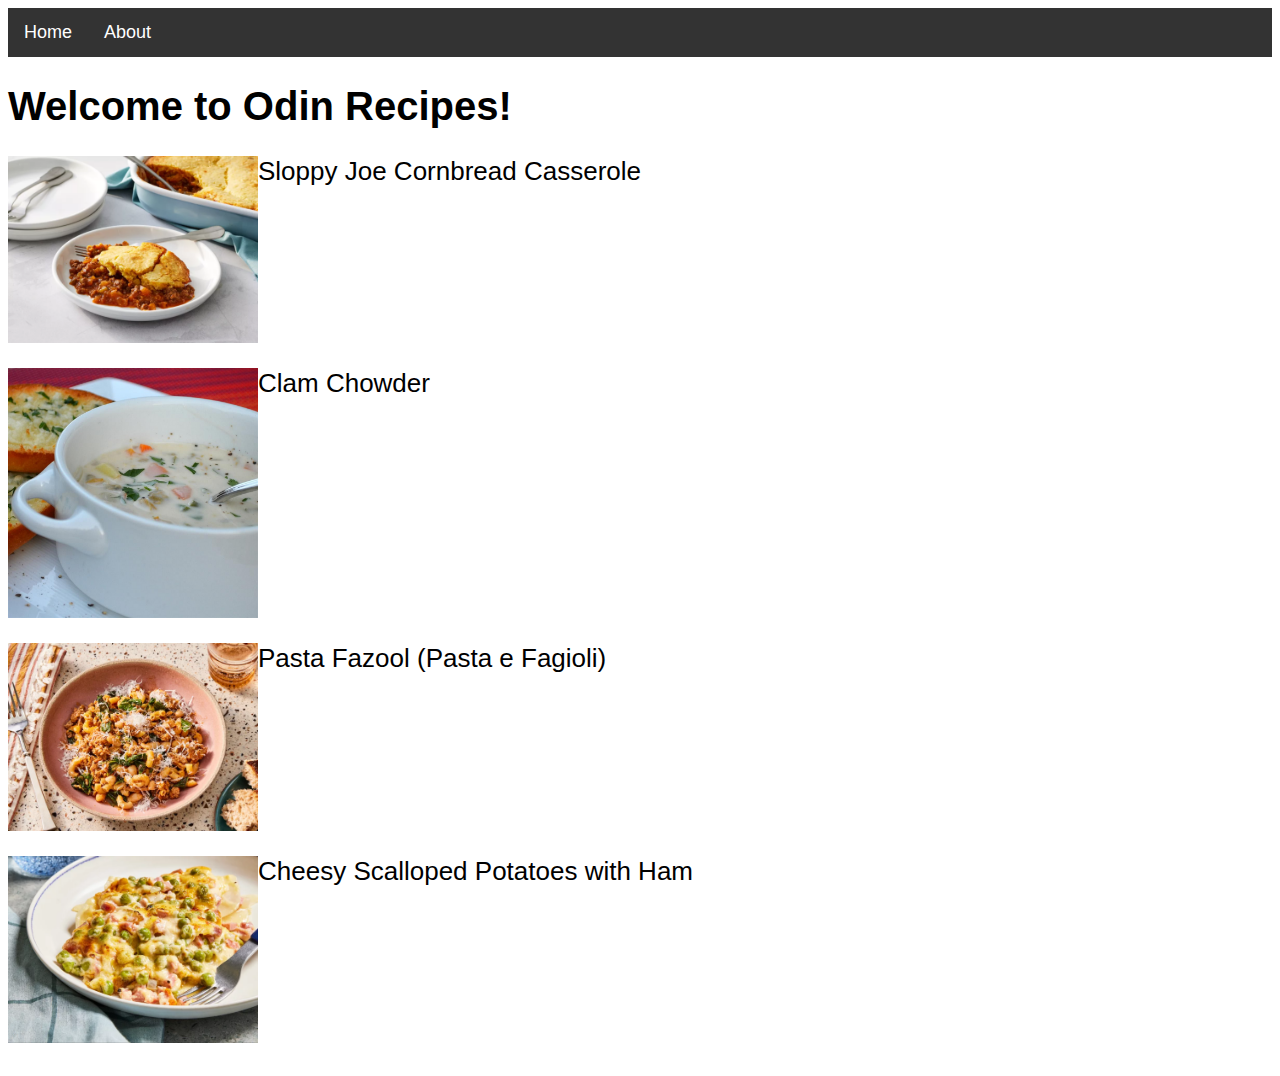
<file: index.html>
<!DOCTYPE html>
<html lang="en">
  <head>
    <title>Welcome to Odin Recipes!</title>
    <meta charset="UTF-8">
    <link rel="stylesheet" href="./main.css">
  </head>

  <body>
    <ul class="navbar">
      <li><a href="./index.html">Home</a></li>
      <li><a href="./about/about.html">About</a></li>
    </ul>

    <h1>Welcome to Odin Recipes!</h1>
    <ul class="recipe-card">
      <li><a href="./recipes/recipe-1/sloppy-joe-cornbread-casserole.html"><img src="./img/sloppy-joe-cornbread-casserole.png" alt="Freshly cooked sloppy joe cornbread casserole" height="888" width="1184">Sloppy Joe Cornbread Casserole</a></li>
      <li><a href="./recipes/recipe-2/clam-chowder.html"><img src="./img/clam-chowder.png" alt="Freshly cooked clam chowder" height="860" width="860">Clam Chowder</a></li>
      <li><a href="./recipes/recipe-3/pasta-fazool-pasta-e-fagioli.html"><img src="./img/pasta-fazool-pasta-e-fagioli.png" alt="Freshly cooked pasta fazool" height="878" width="1170">Pasta Fazool (Pasta e Fagioli)</a></li>
      <li><a href="./recipes/recipe-4/cheesy-scalloped-potatoes-with-ham.html"><img src="./img/cheesy-scalloped-potatoes-with-ham.png" alt="Freshly cooked cheesy scalloped potatoes with ham" height="889" width="1104">Cheesy Scalloped Potatoes with Ham</a></li>
    </ul>
    
  </body>
</html>
</file>
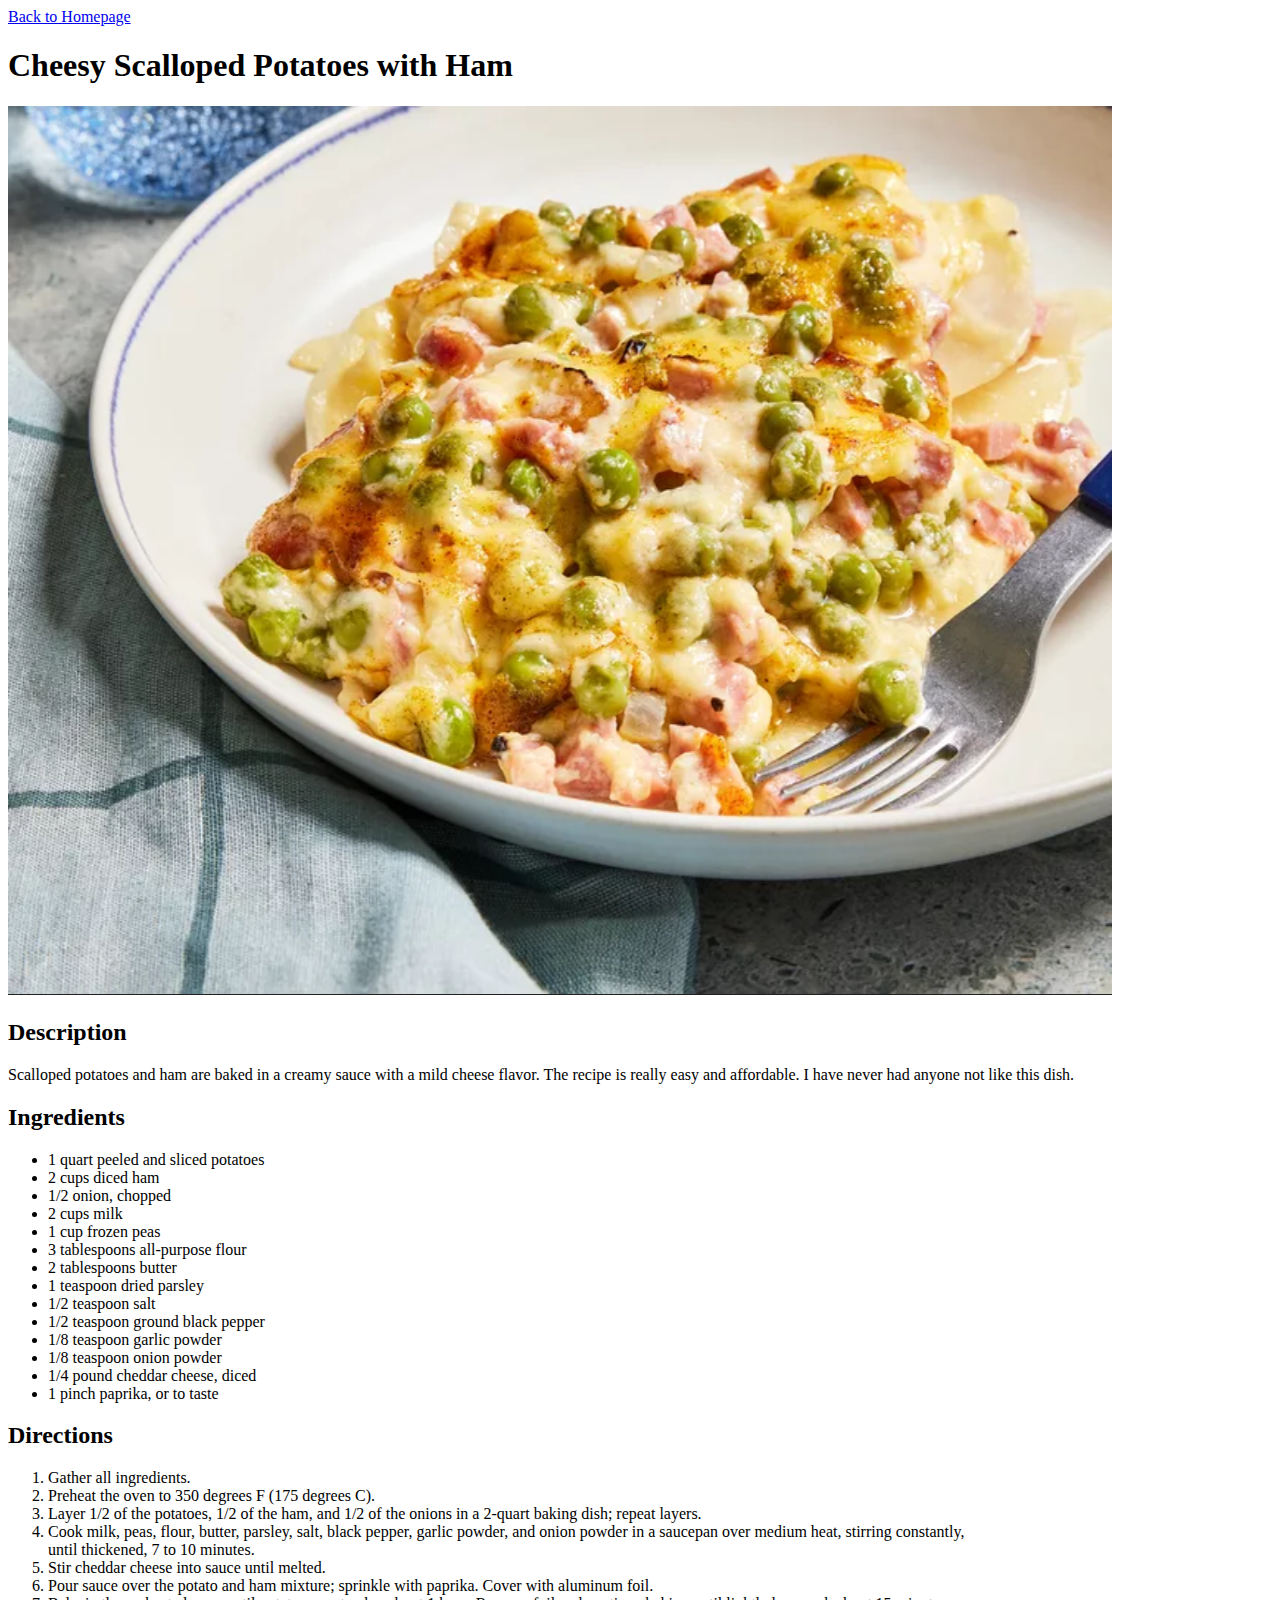
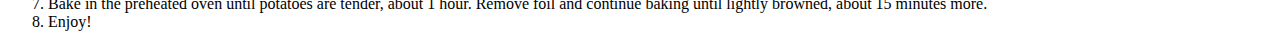
<file: recipes/cheesy-scalloped-potatoes-with-ham.html>
<!DOCTYPE html>
<html lang="en">
  <head>
    <meta charset="utf-8">
    <title>Cheesy Scalloped Potatoes with Ham</title>
  </head>

  <body>
    <a href="../index.html">Back to Homepage</a>
    <h1>Cheesy Scalloped Potatoes with Ham</h1>
    <img src="../img/cheesy-scalloped-potatoes-with-ham.png" alt="Freshly cooked cheesy scalloped potatoes with ham" height="889" width="1104">
    
    <h2>Description</h2>
    <p>Scalloped potatoes and ham are baked in a creamy sauce with a mild cheese flavor. The recipe is really easy and affordable. I have never had anyone not like this dish.</p>

    <h2>Ingredients</h2>
    <ul>
      <li>1 quart peeled and sliced potatoes</li>
      <li>2 cups diced ham</li>
      <li>1/2 onion, chopped</li>
      <li>2 cups milk</li>
      <li>1 cup frozen peas</li>
      <li>3 tablespoons all-purpose flour</li>
      <li>2 tablespoons butter</li>
      <li>1 teaspoon dried parsley</li>
      <li>1/2 teaspoon salt</li>
      <li>1/2 teaspoon ground black pepper</li>
      <li>1/8 teaspoon garlic powder</li>
      <li>1/8 teaspoon onion powder</li>
      <li>1/4 pound cheddar cheese, diced</li>
      <li>1 pinch paprika, or to taste</li>
      </ul>

      <h2>Directions</h2>
      <ol>
        <li>Gather all ingredients.</li>
        <li>Preheat the oven to 350 degrees F (175 degrees C).</li>
        <li>Layer 1/2 of the potatoes, 1/2 of the ham, and 1/2 of the onions in a 2-quart baking dish; repeat layers.</li>
        <li>Cook milk, peas, flour, butter, parsley, salt, black pepper, garlic powder, and onion powder in a saucepan over medium heat, stirring constantly,<br>until thickened, 7 to 10 minutes.</li>
        <li>Stir cheddar cheese into sauce until melted.</li>
        <li>Pour sauce over the potato and ham mixture; sprinkle with paprika. Cover with aluminum foil.</li>
        <li>Bake in the preheated oven until potatoes are tender, about 1 hour. Remove foil and continue baking until lightly browned, about 15 minutes more.</li>
        <li>Enjoy!</li>
      </ol>
    </ul>
  </body>
</html>
</file>
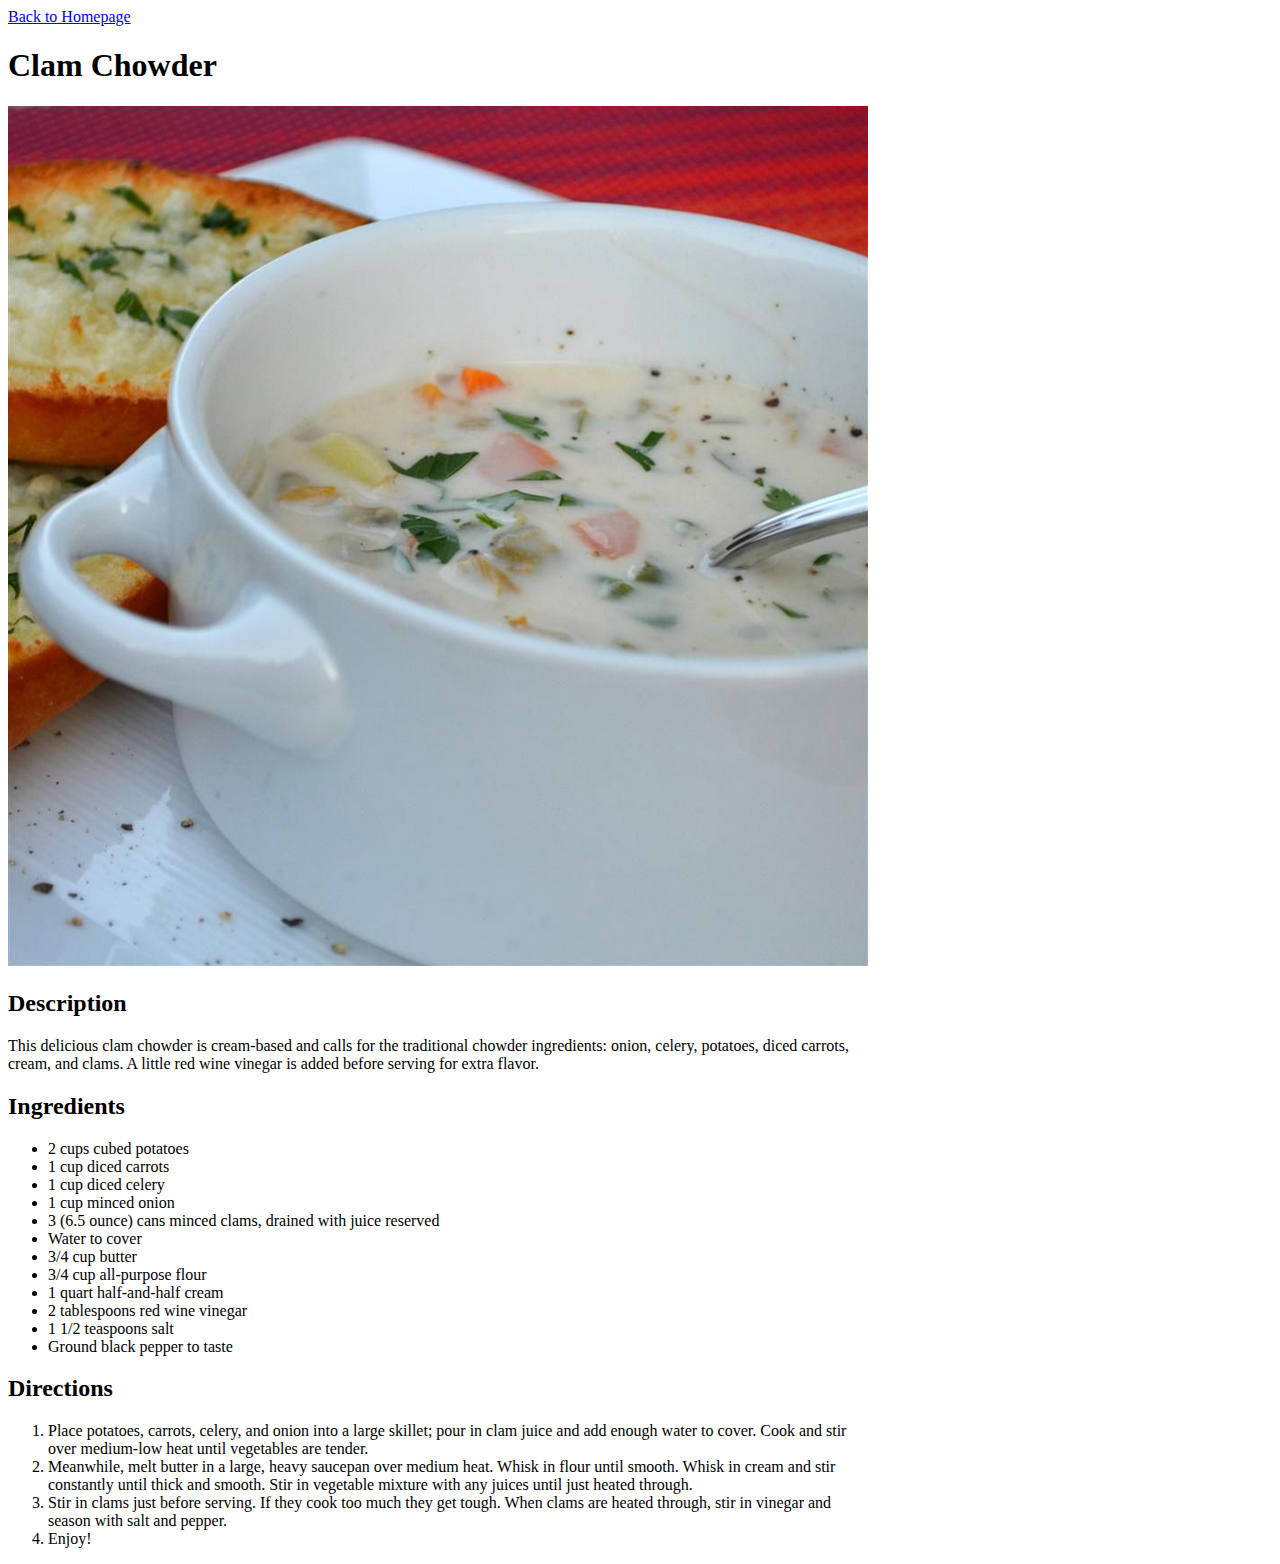
<file: recipes/clam-chowder.html>
<!DOCTYPE html>
<html lang="en">
  <head>
    <meta charset="utf-8">
    <title>Clam Chowder</title>
  </head>

  <body>
    <a href="../index.html">Back to Homepage</a>
    <h1>Clam Chowder</h1>
    <img src="../img/clam-chowder.png" alt="Freshly cooked clam chowder" height="860" width="860">

    <h2>Description</h2>
    <p>This delicious clam chowder is cream-based and calls for the traditional chowder ingredients: onion, celery, potatoes, diced carrots,<br>cream, and clams. A little red wine vinegar is added before serving for extra flavor.</p>

    <h2>Ingredients</h2>
    <ul>
      <li>2 cups cubed potatoes</li>
      <li>1 cup diced carrots</li>
      <li>1 cup diced celery</li>
      <li>1 cup minced onion</li>
      <li>3 (6.5 ounce) cans minced clams, drained with juice reserved</li>
      <li>Water to cover</li>
      <li>3/4 cup butter</li>
      <li>3/4 cup all-purpose flour</li>
      <li>1 quart half-and-half cream</li>
      <li>2 tablespoons red wine vinegar</li>
      <li>1 1/2 teaspoons salt</li>
      <li>Ground black pepper to taste</li>
    </ul>

    <h2>Directions</h2>
    <ol>
      <li>Place potatoes, carrots, celery, and onion into a large skillet; pour in clam juice and add enough water to cover. Cook and stir<br>over medium-low heat until vegetables are tender.</li>
      <li>Meanwhile, melt butter in a large, heavy saucepan over medium heat. Whisk in flour until smooth. Whisk in cream and stir<br>constantly until thick and smooth. Stir in vegetable mixture with any juices until just heated through.</li>
      <li>Stir in clams just before serving. If they cook too much they get tough. When clams are heated through, stir in vinegar and<br>season with salt and pepper.</li>
      <li>Enjoy!</li>
    </ol>
  </body>
</html>
</file>
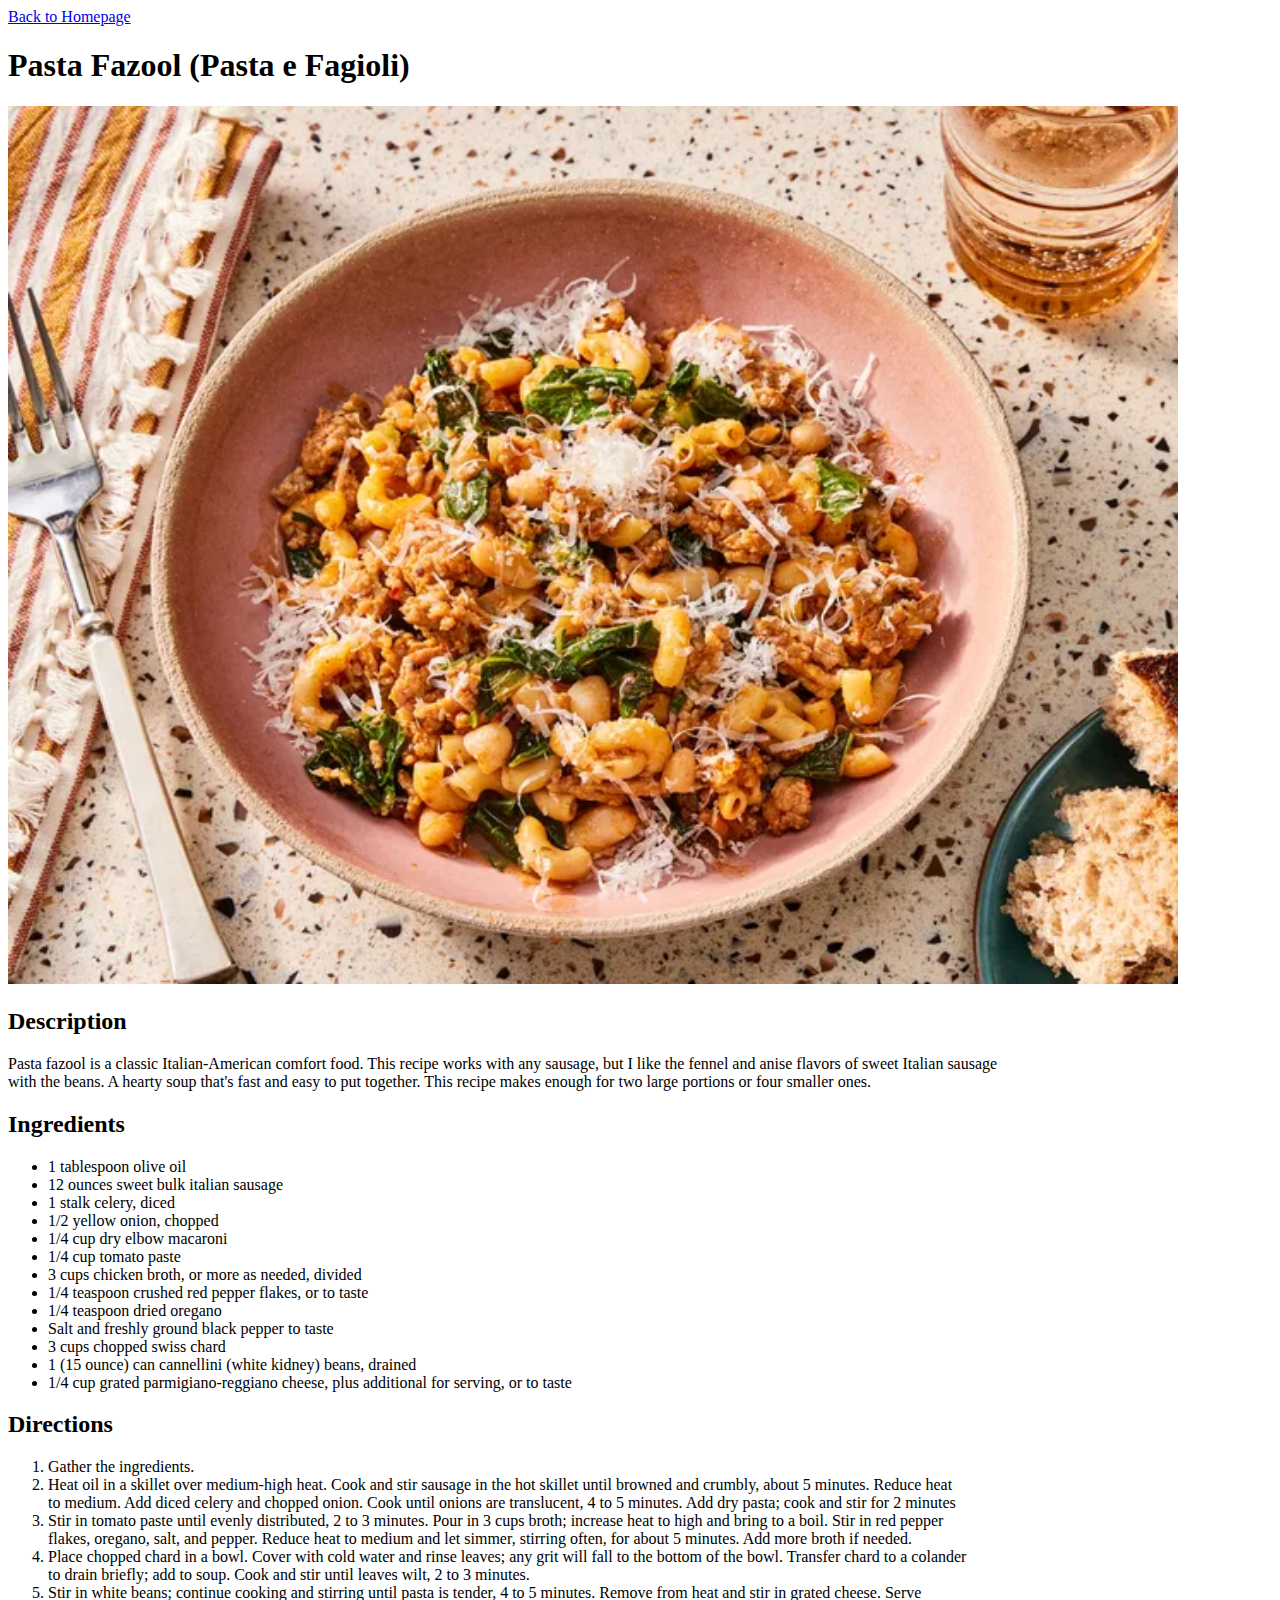
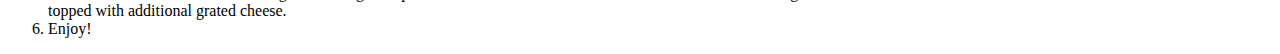
<file: recipes/pasta-fazool-pasta-e-fagioli.html>
<!DOCTYPE html>
<html lang="en">
  <head>
    <meta charset="utf-8">
    <title>Pasta Fazool (Pasta e Fagioli)</title>
  </head>
  
  <body>
    <a href="../index.html">Back to Homepage</a>
    <h1>Pasta Fazool (Pasta e Fagioli)</h1>
    <img src="../img/pasta-fazool-pasta-e-fagioli.png" alt="Freshly cooked pasta fazool" height="878" width="1170">
    
    <h2>Description</h2>
    <p>Pasta fazool is a classic Italian-American comfort food. This recipe works with any sausage, but I like the fennel and anise flavors of sweet Italian sausage<br>with the beans. A hearty soup that's fast and easy to put together. This recipe makes enough for two large portions or four smaller ones.</p>

    <h2>Ingredients</h2>
    <ul>
      <li>1 tablespoon olive oil</li>
      <li>12 ounces sweet bulk italian sausage</li>
      <li>1 stalk celery, diced</li>
      <li>1/2 yellow onion, chopped</li>
      <li>1/4 cup dry elbow macaroni</li>
      <li>1/4 cup tomato paste</li>
      <li>3 cups chicken broth, or more as needed, divided</li>
      <li>1/4 teaspoon crushed red pepper flakes, or to taste</li>
      <li>1/4 teaspoon dried oregano</li>
      <li>Salt and freshly ground black pepper to taste</li>
      <li>3 cups chopped swiss chard</li>
      <li>1 (15 ounce) can cannellini (white kidney) beans, drained</li>
      <li>1/4 cup grated parmigiano-reggiano cheese, plus additional for serving, or to taste</li>
    </ul>

    <h2>Directions</h2>
    <ol>
      <li>Gather the ingredients.</li>
      <li>Heat oil in a skillet over medium-high heat. Cook and stir sausage in the hot skillet until browned and crumbly, about 5 minutes. Reduce heat<br>to medium. Add diced celery and chopped onion. Cook until onions are translucent, 4 to 5 minutes. Add dry pasta; cook and stir for 2 minutes</li>
      <li>Stir in tomato paste until evenly distributed, 2 to 3 minutes. Pour in 3 cups broth; increase heat to high and bring to a boil. Stir in red pepper<br>flakes, oregano, salt, and pepper. Reduce heat to medium and let simmer, stirring often, for about 5 minutes. Add more broth if needed.</li>
      <li>Place chopped chard in a bowl. Cover with cold water and rinse leaves; any grit will fall to the bottom of the bowl. Transfer chard to a colander<br>to drain briefly; add to soup. Cook and stir until leaves wilt, 2 to 3 minutes.</li>
      <li>Stir in white beans; continue cooking and stirring until pasta is tender, 4 to 5 minutes. Remove from heat and stir in grated cheese. Serve<br>topped with additional grated cheese.</li>
      <li>Enjoy!</li>
    </ol>
  </body>
</html>
</file>
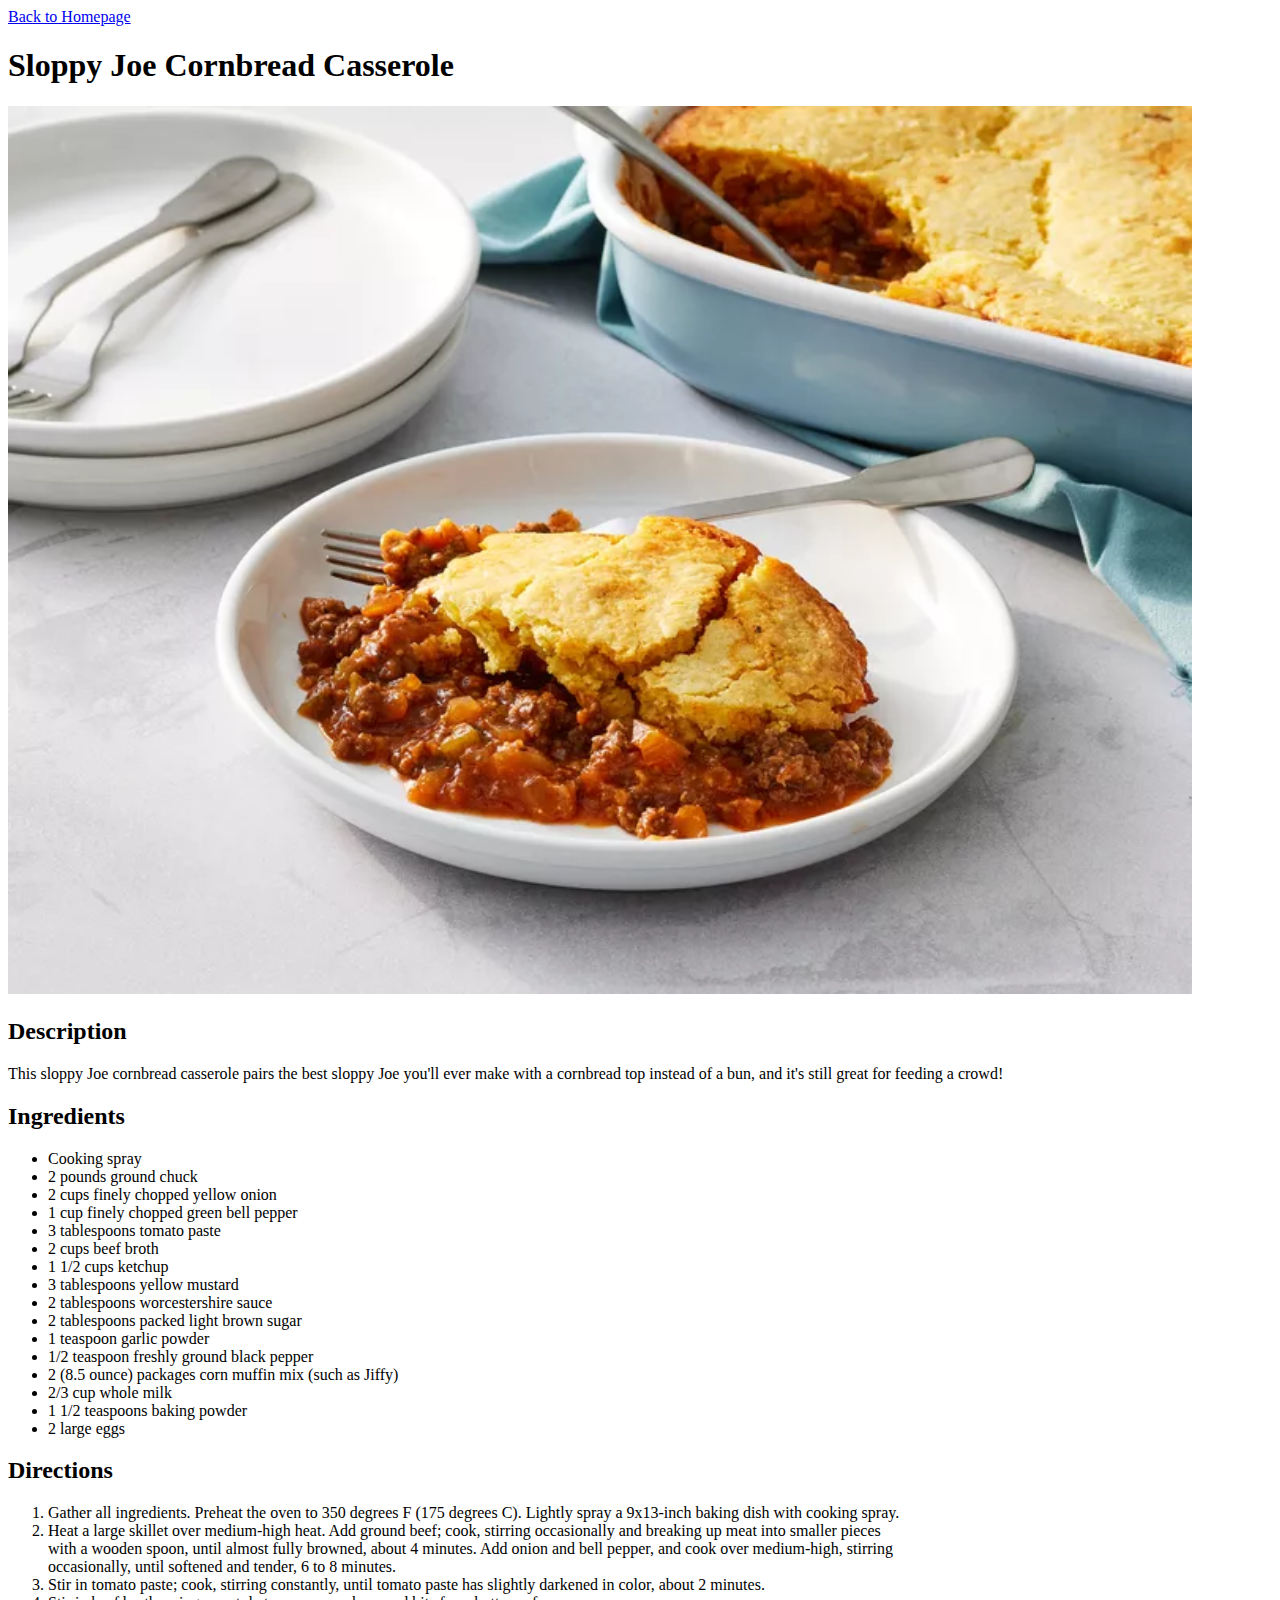
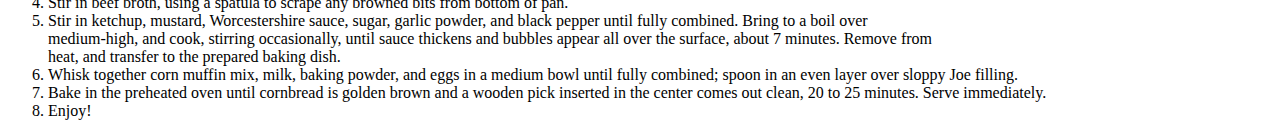
<file: recipes/sloppy-joe-cornbread-casserole.html>
<!DOCTYPE html>
<html lang="en">
  <head>
    <meta charset="utf-8">
    <title>Sloppy Joe Cornbread Casserole</title>
  </head>

  <body>
    <a href="../index.html">Back to Homepage</a>
    <h1>Sloppy Joe Cornbread Casserole</h1>
    <img src="../img/sloppy-joe-cornbread-casserole.png" alt="Freshly cooked sloppy joe cornbread casserole" height="888" width="1184">

    <h2>Description</h2>
    <p>This sloppy Joe cornbread casserole pairs the best sloppy Joe you'll ever make with a cornbread top instead of a bun, and it's still great for feeding a crowd!</p>

    <h2>Ingredients</h2>
    <ul>
      <li>Cooking spray</li>
      <li>2 pounds ground chuck</li>
      <li>2 cups finely chopped yellow onion</li>
      <li>1 cup finely chopped green bell pepper</li>
      <li>3 tablespoons tomato paste</li>
      <li>2 cups beef broth</li>
      <li>1 1/2 cups ketchup</li>
      <li>3 tablespoons yellow mustard</li>
      <li>2 tablespoons worcestershire sauce</li>
      <li>2 tablespoons packed light brown sugar</li>
      <li>1 teaspoon garlic powder</li>
      <li>1/2 teaspoon freshly ground black pepper</li>
      <li>2 (8.5 ounce) packages corn muffin mix (such as Jiffy)</li>
      <li>2/3 cup whole milk</li>
      <li>1 1/2 teaspoons baking powder</li>
      <li>2 large eggs</li>
    </ul>

    <h2>Directions</h2>
    <ol>
      <li>Gather all ingredients. Preheat the oven to 350 degrees F (175 degrees C). Lightly spray a 9x13-inch baking dish with cooking spray.</li>
      <li>Heat a large skillet over medium-high heat. Add ground beef; cook, stirring occasionally and breaking up meat into smaller pieces<br>with a wooden spoon, until almost fully browned, about 4 minutes. Add onion and bell pepper, and cook over medium-high, stirring<br>occasionally, until softened and tender, 6 to 8 minutes.</li>
      <li>Stir in tomato paste; cook, stirring constantly, until tomato paste has slightly darkened in color, about 2 minutes.</li> <li>Stir in beef broth, using a spatula to scrape any browned bits from bottom of pan.</li>
      <li>Stir in ketchup, mustard, Worcestershire sauce, sugar, garlic powder, and black pepper until fully combined. Bring to a boil over<br>medium-high, and cook, stirring occasionally, until sauce thickens and bubbles appear all over the surface, about 7 minutes. Remove from<br>heat, and transfer to the prepared baking dish.</li>
      <li>Whisk together corn muffin mix, milk, baking powder, and eggs in a medium bowl until fully combined; spoon in an even layer over sloppy Joe filling.</li>
      <li>Bake in the preheated oven until cornbread is golden brown and a wooden pick inserted in the center comes out clean, 20 to 25 minutes. Serve immediately.</li>
      <li>Enjoy!</li>
    </ol>
  </body>
</html>
</file>
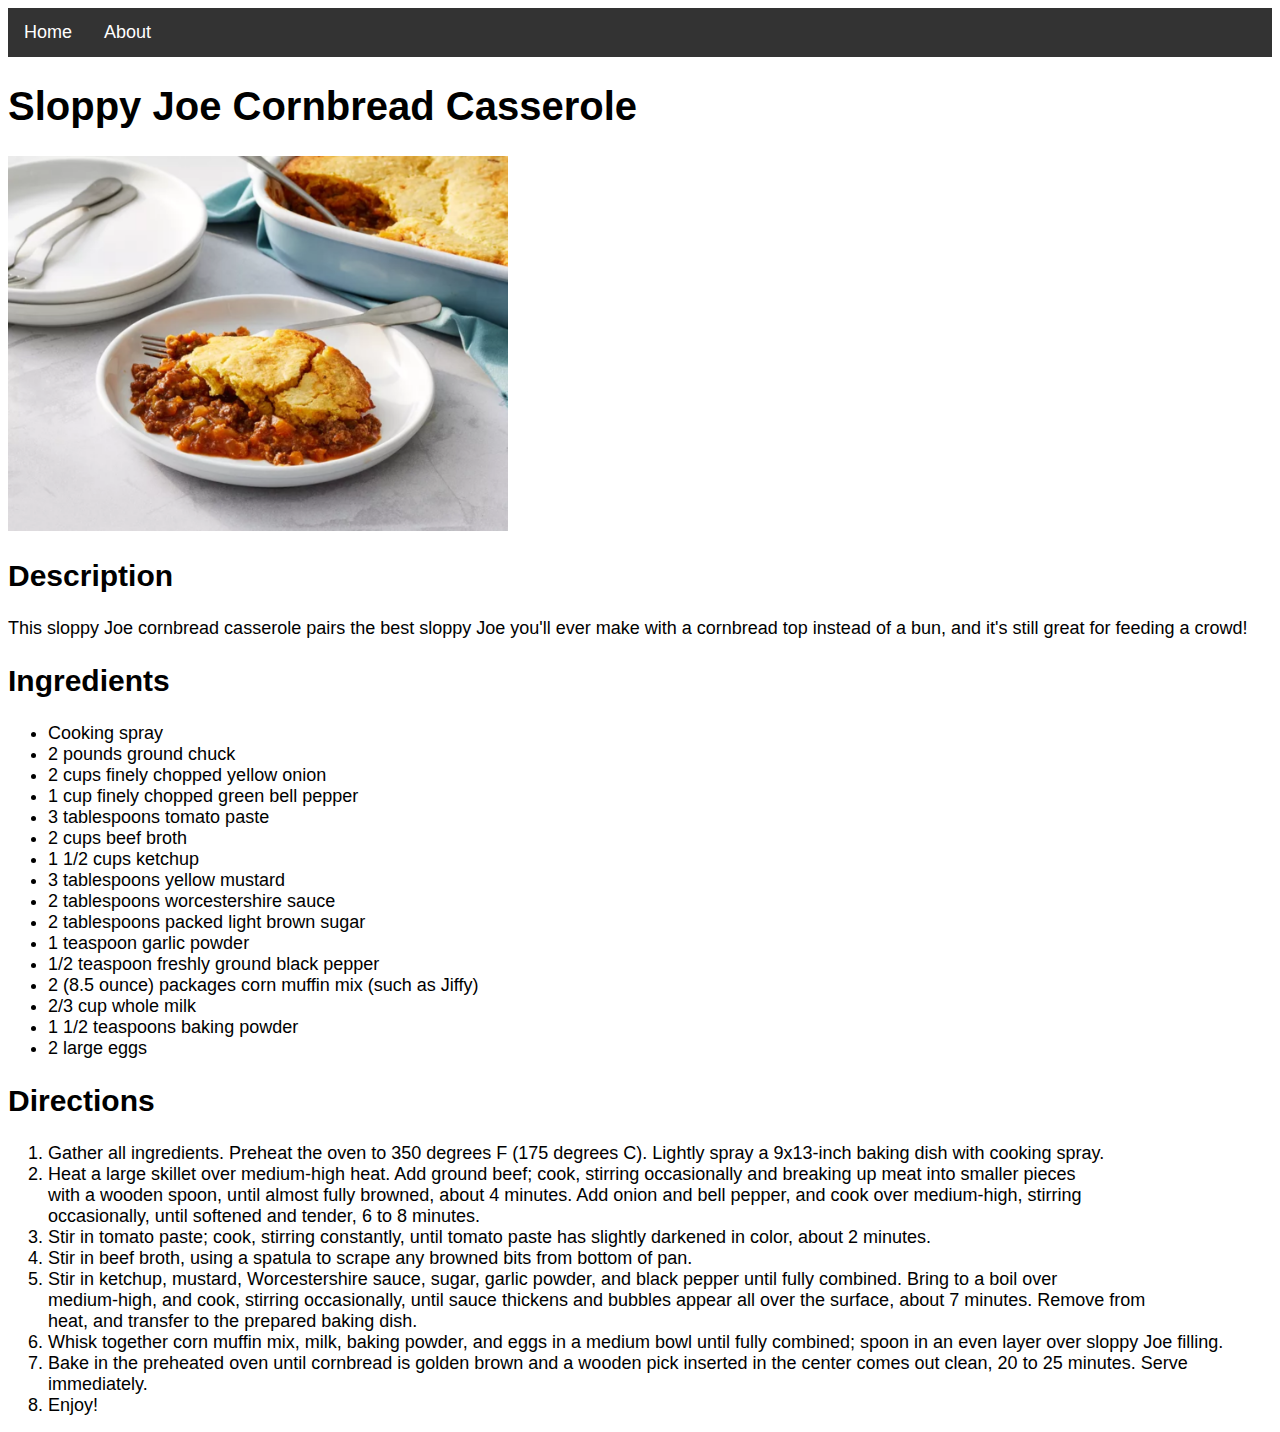
<file: recipes/recipe-1/sloppy-joe-cornbread-casserole.html>
<!DOCTYPE html>
<html lang="en">
  <head>
    <title>Sloppy Joe Cornbread Casserole</title>
    <meta charset="UTF-8">
    <link rel="stylesheet" href="./sloppy-joe-cornbread-casserole.css">
    <link rel="stylesheet" href="../../main.css">
  </head>

  <body>
    <ul class="navbar">
      <li><a href="../../index.html">Home</a></li>
      <li><a href="../../about/about.html">About</a></li>
    </ul>
    <h1>Sloppy Joe Cornbread Casserole</h1>
    <img class="recipe-image" src="../../img/sloppy-joe-cornbread-casserole.png" alt="Freshly cooked sloppy joe cornbread casserole" height="888" width="1184">

    <h2>Description</h2>
    <p>This sloppy Joe cornbread casserole pairs the best sloppy Joe you'll ever make with a cornbread top instead of a bun, and it's still great for feeding a crowd!</p>

    <h2>Ingredients</h2>
    <ul>
      <li>Cooking spray</li>
      <li>2 pounds ground chuck</li>
      <li>2 cups finely chopped yellow onion</li>
      <li>1 cup finely chopped green bell pepper</li>
      <li>3 tablespoons tomato paste</li>
      <li>2 cups beef broth</li>
      <li>1 1/2 cups ketchup</li>
      <li>3 tablespoons yellow mustard</li>
      <li>2 tablespoons worcestershire sauce</li>
      <li>2 tablespoons packed light brown sugar</li>
      <li>1 teaspoon garlic powder</li>
      <li>1/2 teaspoon freshly ground black pepper</li>
      <li>2 (8.5 ounce) packages corn muffin mix (such as Jiffy)</li>
      <li>2/3 cup whole milk</li>
      <li>1 1/2 teaspoons baking powder</li>
      <li>2 large eggs</li>
    </ul>

    <h2>Directions</h2>
    <ol>
      <li>Gather all ingredients. Preheat the oven to 350 degrees F (175 degrees C). Lightly spray a 9x13-inch baking dish with cooking spray.</li>
      <li>Heat a large skillet over medium-high heat. Add ground beef; cook, stirring occasionally and breaking up meat into smaller pieces<br>with a wooden spoon, until almost fully browned, about 4 minutes. Add onion and bell pepper, and cook over medium-high, stirring<br>occasionally, until softened and tender, 6 to 8 minutes.</li>
      <li>Stir in tomato paste; cook, stirring constantly, until tomato paste has slightly darkened in color, about 2 minutes.</li> <li>Stir in beef broth, using a spatula to scrape any browned bits from bottom of pan.</li>
      <li>Stir in ketchup, mustard, Worcestershire sauce, sugar, garlic powder, and black pepper until fully combined. Bring to a boil over<br>medium-high, and cook, stirring occasionally, until sauce thickens and bubbles appear all over the surface, about 7 minutes. Remove from<br>heat, and transfer to the prepared baking dish.</li>
      <li>Whisk together corn muffin mix, milk, baking powder, and eggs in a medium bowl until fully combined; spoon in an even layer over sloppy Joe filling.</li>
      <li>Bake in the preheated oven until cornbread is golden brown and a wooden pick inserted in the center comes out clean, 20 to 25 minutes. Serve immediately.</li>
      <li>Enjoy!</li>
    </ol>
  </body>
</html>
</file>
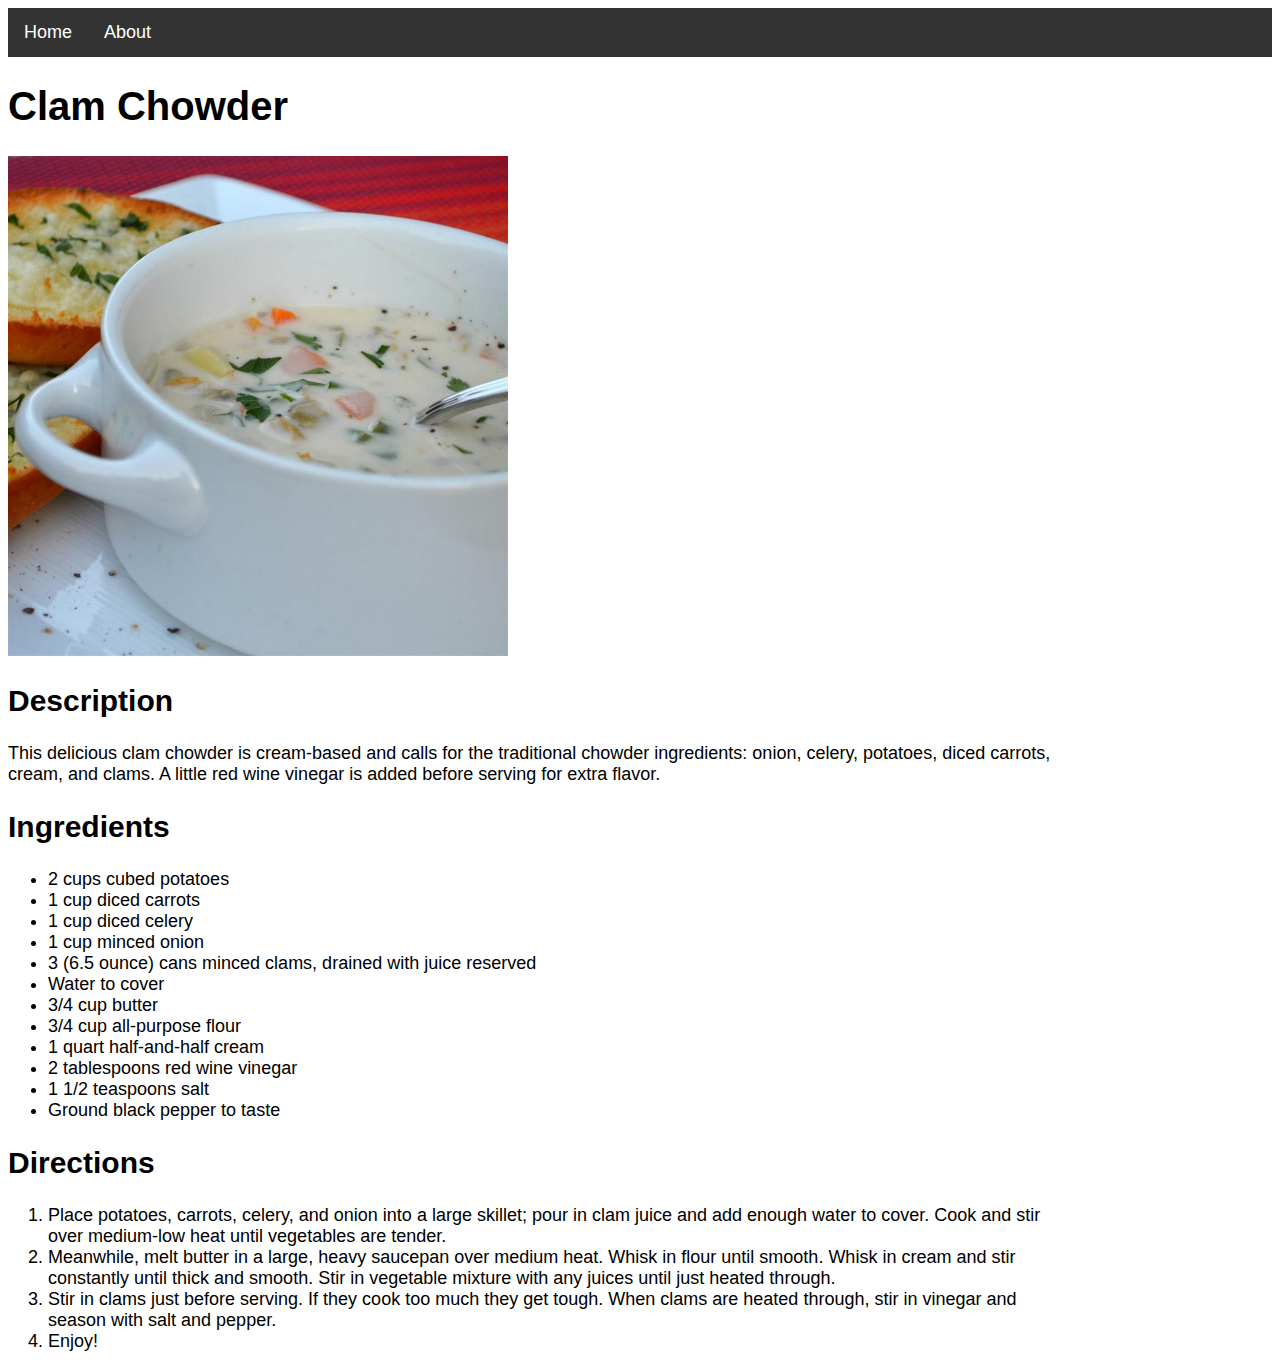
<file: recipes/recipe-2/clam-chowder.html>
<!DOCTYPE html>
<html lang="en">
  <head>
    <title>Clam Chowder</title>
    <meta charset="UTF-8">
    <link rel="stylesheet" href="./clam-chowder.css">
    <link rel="stylesheet" href="../../main.css">
  </head>

  <body>
    <ul class="navbar">
      <li><a href="../../index.html">Home</a></li>
      <li><a href="../../about/about.html">About</a></li>
    </ul>
    <h1>Clam Chowder</h1>
    <img class="recipe-image" src="../../img/clam-chowder.png" alt="Freshly cooked clam chowder" height="860" width="860">

    <h2>Description</h2>
    <p>This delicious clam chowder is cream-based and calls for the traditional chowder ingredients: onion, celery, potatoes, diced carrots,<br>cream, and clams. A little red wine vinegar is added before serving for extra flavor.</p>

    <h2>Ingredients</h2>
    <ul>
      <li>2 cups cubed potatoes</li>
      <li>1 cup diced carrots</li>
      <li>1 cup diced celery</li>
      <li>1 cup minced onion</li>
      <li>3 (6.5 ounce) cans minced clams, drained with juice reserved</li>
      <li>Water to cover</li>
      <li>3/4 cup butter</li>
      <li>3/4 cup all-purpose flour</li>
      <li>1 quart half-and-half cream</li>
      <li>2 tablespoons red wine vinegar</li>
      <li>1 1/2 teaspoons salt</li>
      <li>Ground black pepper to taste</li>
    </ul>

    <h2>Directions</h2>
    <ol>
      <li>Place potatoes, carrots, celery, and onion into a large skillet; pour in clam juice and add enough water to cover. Cook and stir<br>over medium-low heat until vegetables are tender.</li>
      <li>Meanwhile, melt butter in a large, heavy saucepan over medium heat. Whisk in flour until smooth. Whisk in cream and stir<br>constantly until thick and smooth. Stir in vegetable mixture with any juices until just heated through.</li>
      <li>Stir in clams just before serving. If they cook too much they get tough. When clams are heated through, stir in vinegar and<br>season with salt and pepper.</li>
      <li>Enjoy!</li>
    </ol>
  </body>
</html>
</file>
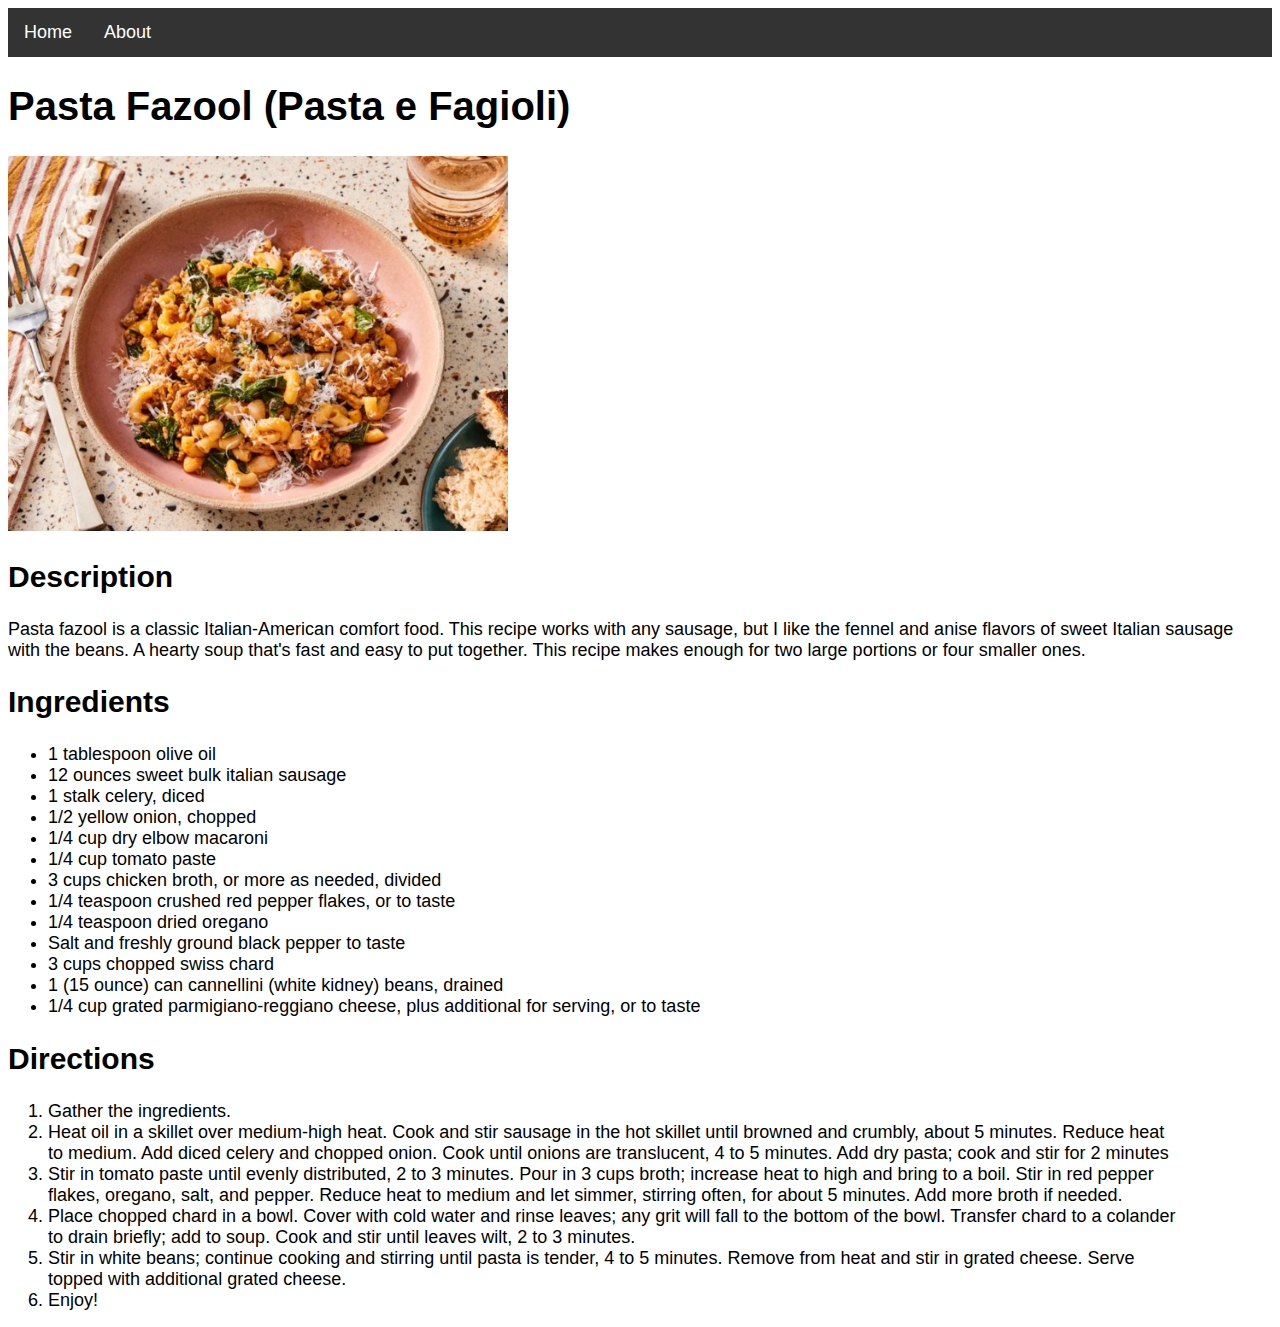
<file: recipes/recipe-3/pasta-fazool-pasta-e-fagioli.html>
<!DOCTYPE html>
<html lang="en">
  <head>
    <title>Pasta Fazool (Pasta e Fagioli)</title>
    <meta charset="UTF-8">
    <link rel="stylesheet" href="./pasta-fazool-pasta-e-fagioli.css">
    <link rel="stylesheet" href="../../main.css">
  </head>
  
  <body>
    <ul class="navbar">
      <li><a href="../../index.html">Home</a></li>
      <li><a href="../../about/about.html">About</a></li>
    </ul>
    <h1>Pasta Fazool (Pasta e Fagioli)</h1>
    <img class="recipe-image" src="../../img/pasta-fazool-pasta-e-fagioli.png" alt="Freshly cooked pasta fazool" height="878" width="1170">
    
    <h2>Description</h2>
    <p>Pasta fazool is a classic Italian-American comfort food. This recipe works with any sausage, but I like the fennel and anise flavors of sweet Italian sausage<br>with the beans. A hearty soup that's fast and easy to put together. This recipe makes enough for two large portions or four smaller ones.</p>

    <h2>Ingredients</h2>
    <ul>
      <li>1 tablespoon olive oil</li>
      <li>12 ounces sweet bulk italian sausage</li>
      <li>1 stalk celery, diced</li>
      <li>1/2 yellow onion, chopped</li>
      <li>1/4 cup dry elbow macaroni</li>
      <li>1/4 cup tomato paste</li>
      <li>3 cups chicken broth, or more as needed, divided</li>
      <li>1/4 teaspoon crushed red pepper flakes, or to taste</li>
      <li>1/4 teaspoon dried oregano</li>
      <li>Salt and freshly ground black pepper to taste</li>
      <li>3 cups chopped swiss chard</li>
      <li>1 (15 ounce) can cannellini (white kidney) beans, drained</li>
      <li>1/4 cup grated parmigiano-reggiano cheese, plus additional for serving, or to taste</li>
    </ul>

    <h2>Directions</h2>
    <ol>
      <li>Gather the ingredients.</li>
      <li>Heat oil in a skillet over medium-high heat. Cook and stir sausage in the hot skillet until browned and crumbly, about 5 minutes. Reduce heat<br>to medium. Add diced celery and chopped onion. Cook until onions are translucent, 4 to 5 minutes. Add dry pasta; cook and stir for 2 minutes</li>
      <li>Stir in tomato paste until evenly distributed, 2 to 3 minutes. Pour in 3 cups broth; increase heat to high and bring to a boil. Stir in red pepper<br>flakes, oregano, salt, and pepper. Reduce heat to medium and let simmer, stirring often, for about 5 minutes. Add more broth if needed.</li>
      <li>Place chopped chard in a bowl. Cover with cold water and rinse leaves; any grit will fall to the bottom of the bowl. Transfer chard to a colander<br>to drain briefly; add to soup. Cook and stir until leaves wilt, 2 to 3 minutes.</li>
      <li>Stir in white beans; continue cooking and stirring until pasta is tender, 4 to 5 minutes. Remove from heat and stir in grated cheese. Serve<br>topped with additional grated cheese.</li>
      <li>Enjoy!</li>
    </ol>
  </body>
</html>
</file>
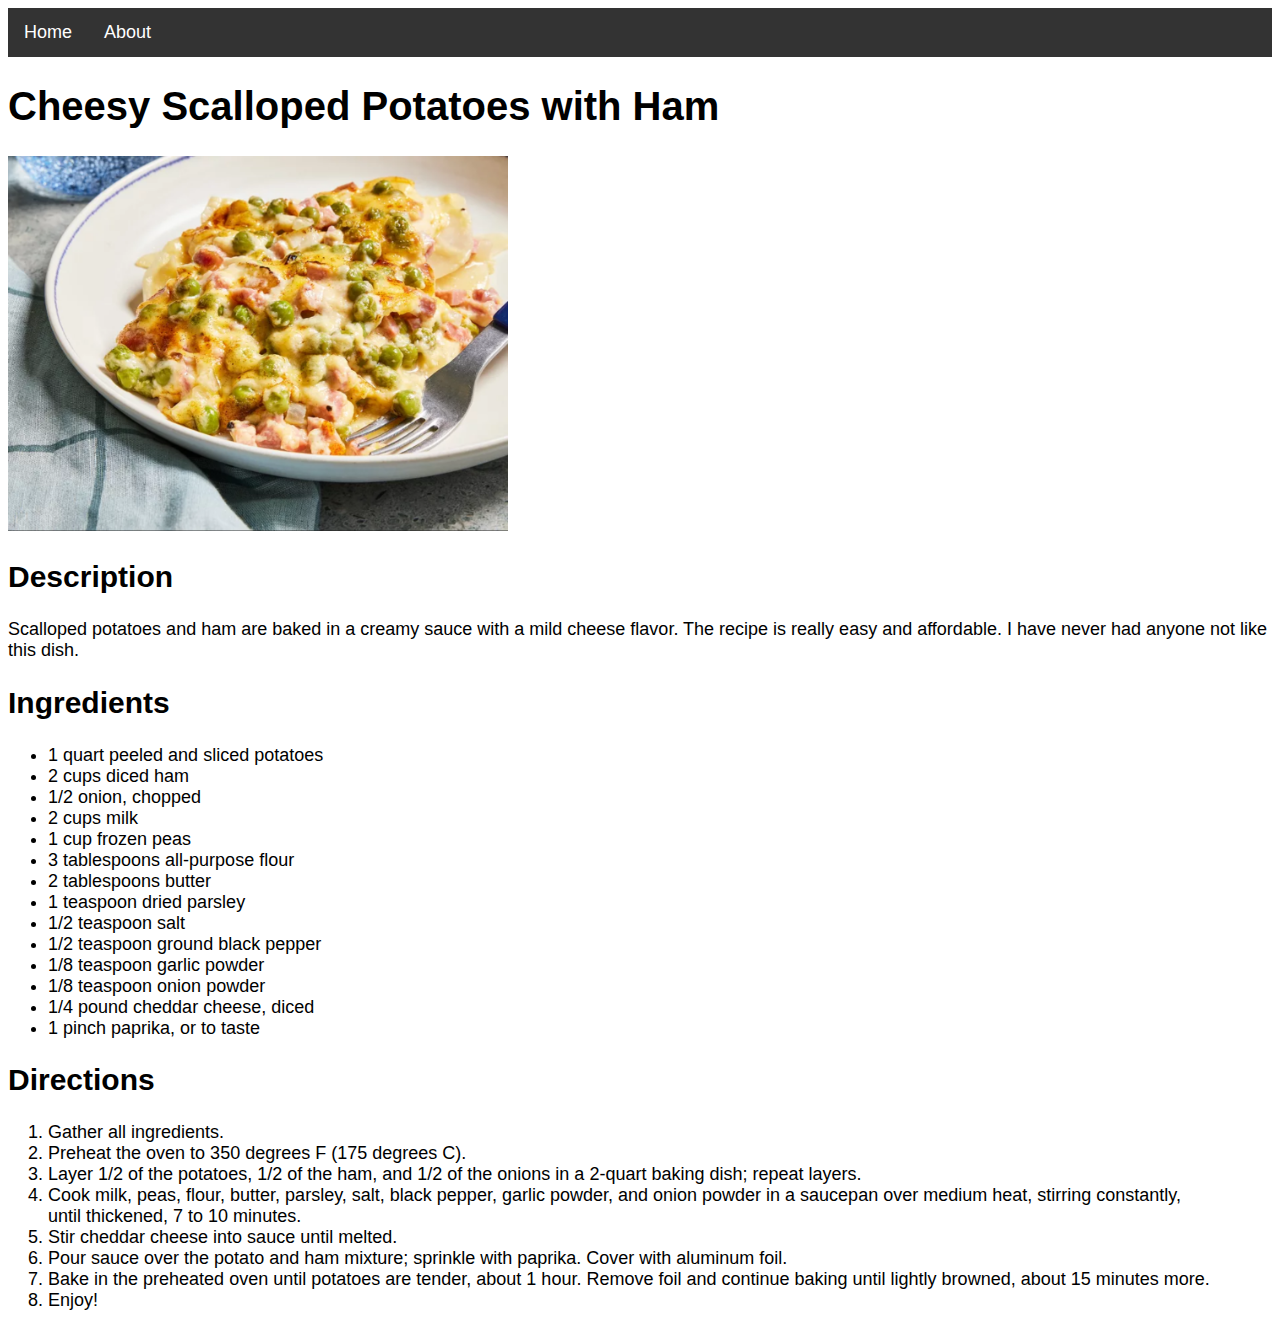
<file: recipes/recipe-4/cheesy-scalloped-potatoes-with-ham.html>
<!DOCTYPE html>
<html lang="en">
  <head>
    <title>Cheesy Scalloped Potatoes with Ham</title>
    <meta charset="UTF-8">
    <link rel="stylesheet" href="./cheesy-scalloped-potatoes-with-ham.css">
    <link rel="stylesheet" href="../../main.css">
  </head>

  <body>
    <ul class="navbar">
      <li><a href="../../index.html">Home</a></li>
      <li><a href="../../about/about.html">About</a></li>
    </ul>
    <h1>Cheesy Scalloped Potatoes with Ham</h1>
    <img class="recipe-image" src="../../img/cheesy-scalloped-potatoes-with-ham.png" alt="Freshly cooked cheesy scalloped potatoes with ham" height="889" width="1104">
    
    <h2>Description</h2>
    <p>Scalloped potatoes and ham are baked in a creamy sauce with a mild cheese flavor. The recipe is really easy and affordable. I have never had anyone not like this dish.</p>

    <h2>Ingredients</h2>
    <ul>
      <li>1 quart peeled and sliced potatoes</li>
      <li>2 cups diced ham</li>
      <li>1/2 onion, chopped</li>
      <li>2 cups milk</li>
      <li>1 cup frozen peas</li>
      <li>3 tablespoons all-purpose flour</li>
      <li>2 tablespoons butter</li>
      <li>1 teaspoon dried parsley</li>
      <li>1/2 teaspoon salt</li>
      <li>1/2 teaspoon ground black pepper</li>
      <li>1/8 teaspoon garlic powder</li>
      <li>1/8 teaspoon onion powder</li>
      <li>1/4 pound cheddar cheese, diced</li>
      <li>1 pinch paprika, or to taste</li>
      </ul>

      <h2>Directions</h2>
      <ol>
        <li>Gather all ingredients.</li>
        <li>Preheat the oven to 350 degrees F (175 degrees C).</li>
        <li>Layer 1/2 of the potatoes, 1/2 of the ham, and 1/2 of the onions in a 2-quart baking dish; repeat layers.</li>
        <li>Cook milk, peas, flour, butter, parsley, salt, black pepper, garlic powder, and onion powder in a saucepan over medium heat, stirring constantly,<br>until thickened, 7 to 10 minutes.</li>
        <li>Stir cheddar cheese into sauce until melted.</li>
        <li>Pour sauce over the potato and ham mixture; sprinkle with paprika. Cover with aluminum foil.</li>
        <li>Bake in the preheated oven until potatoes are tender, about 1 hour. Remove foil and continue baking until lightly browned, about 15 minutes more.</li>
        <li>Enjoy!</li>
      </ol>
    </ul>
  </body>
</html>
</file>
<file: main.css>
/* Headers */
h1 {
  font-family: Arial, Helvetica, sans-serif;
  font-size: 40px;
}

h2 {
  font-family: Arial, Helvetica, sans-serif;
  font-size: 30px;
}

/* Generic text */
p,
li {
  font-size: 18px;
  font-family: Arial, Helvetica, sans-serif;
}

/* Navbar */
.navbar{
  list-style-type: none;
  margin: 0;
  padding: 0;
  overflow: hidden;
  background-color: #333;
}
.navbar li {
float: left;
}
.navbar li a {
  display: block;
  color: white;
  text-align: center;
  padding: 14px 16px;
  text-decoration: none;
}
.navbar li a:hover {
  background-color: #111;
}

/* Recipe card */
.recipe-card {
  list-style-type: none;
  margin: 0;
  padding: 0;
}

/* Recipe card text */
ul.recipe-card li a {
  text-decoration: none;
  font-size: 26px;
  color: #000;
}

/* Recipe card image */
.recipe-card li a img {
  height: auto;
  width: 250px;
  padding-bottom: 25px;
  vertical-align: text-top;
}

.recipe-card li a img:hover {
  height: auto;
  width: 250px;
  padding-bottom: 25px;
  vertical-align: text-top;
  filter: brightness(75%);
}
</file>
<file: recipes/recipe-1/sloppy-joe-cornbread-casserole.css>
.recipe-image {
height: auto;
width: 500px;
}

p,
li {
  font-size: 18px;
  font-family: Arial, Helvetica, sans-serif;
}
</file>
<file: recipes/recipe-2/clam-chowder.css>
.recipe-image {
  height: auto;
  width: 500px;
  }
  
  p,
  li {
    font-size: 18px;
    font-family: Arial, Helvetica, sans-serif;
  }
</file>
<file: recipes/recipe-3/pasta-fazool-pasta-e-fagioli.css>
.recipe-image {
  height: auto;
  width: 500px;
  }
  
  p,
  li {
    font-size: 18px;
    font-family: Arial, Helvetica, sans-serif;
  }
</file>
<file: recipes/recipe-4/cheesy-scalloped-potatoes-with-ham.css>
.recipe-image {
  height: auto;
  width: 500px;
  }
  
  p,
  li {
    font-size: 18px;
    font-family: Arial, Helvetica, sans-serif;
  }
</file>
